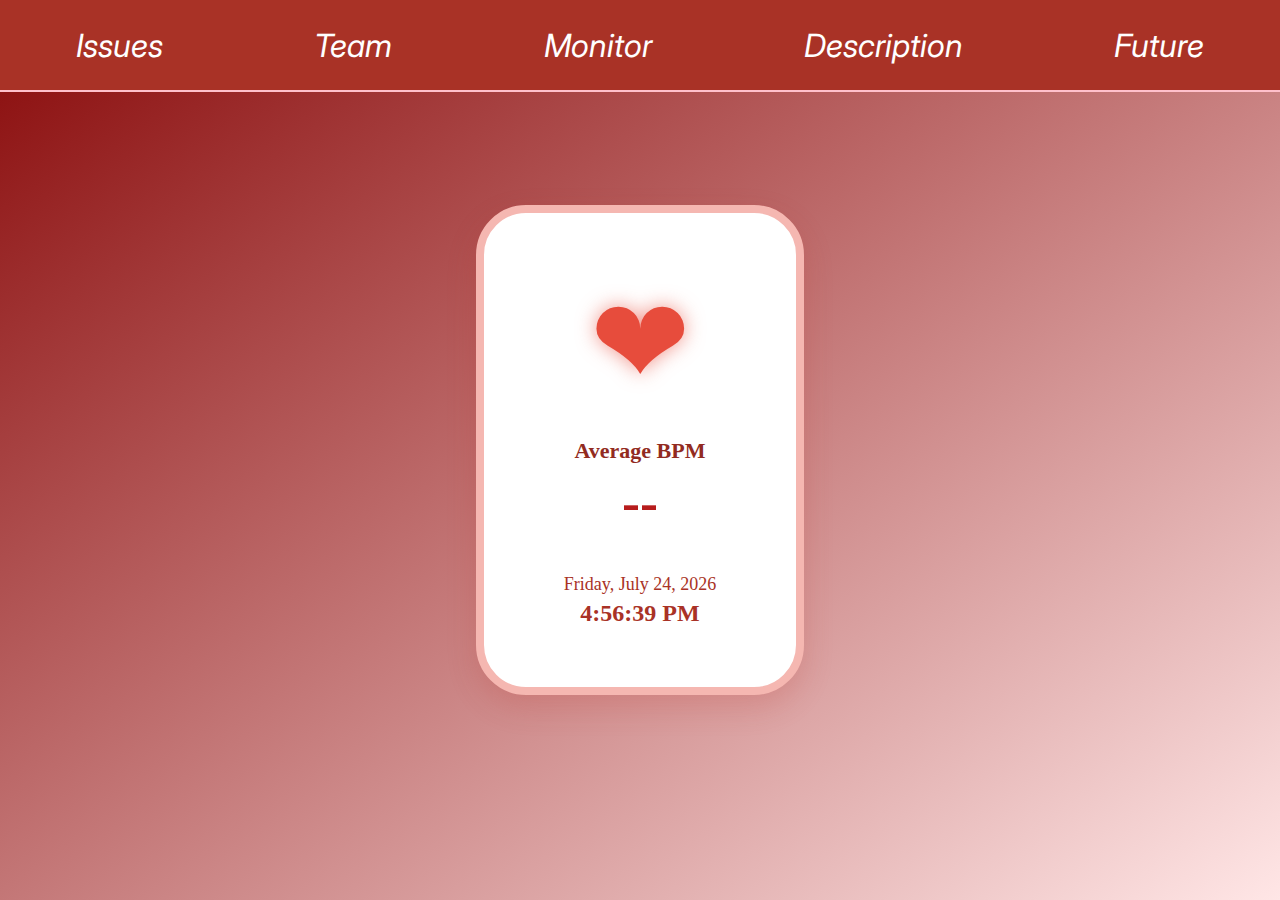
<file: project/static_website/index.html>
<!DOCTYPE html>
<html lang="en">
<head>
  <meta charset="UTF-8">
  <title>Heart Rate Display</title>
  <link rel="stylesheet" href="style.css">
</head>
<body>
  <div class="nav-bar">
      <ul>
        <li><a href="issues.html"> Issues </a></li>
        <li><a href="team.html"> Team </a></li>
        <li><a href=index.html> Monitor </a></li>
        <li><a href="description.html"> Description</a> </li>
        <li><a href="future.html"> Future </a></li>
      </ul>
  </div>
  <div class="container">
    <div class="heart">&#10084;</div>
    <div class="bpm-label">Average BPM</div>
    <div class="bpm-value" id="bpm">--</div>

    <div class="datetime">
      <div id="date">--</div>
      <div id="time">--:--:--</div>
    </div>
  </div>

  <script src="clock.js"></script>
  
  <script>
    // Function to update the date and time every second
    async function updateBPM() {
      try {
        // Fetch the BPM data from the server
        const response = await fetch('http://127.0.0.1:5000/bpm');

        // Check if the response is ok
        const data = await response.json();

        // Update the BPM value in the HTML
        document.getElementById('bpm').textContent = data.bpm;
      } catch (err) {
        // Handle any errors that occur during the fetch
        console.error("Failed to fetch BPM:", err);
      }
    }
  
    setInterval(updateBPM, 9000); // Update every 9 seconds
  </script>
  
</body>
</html>
</file>
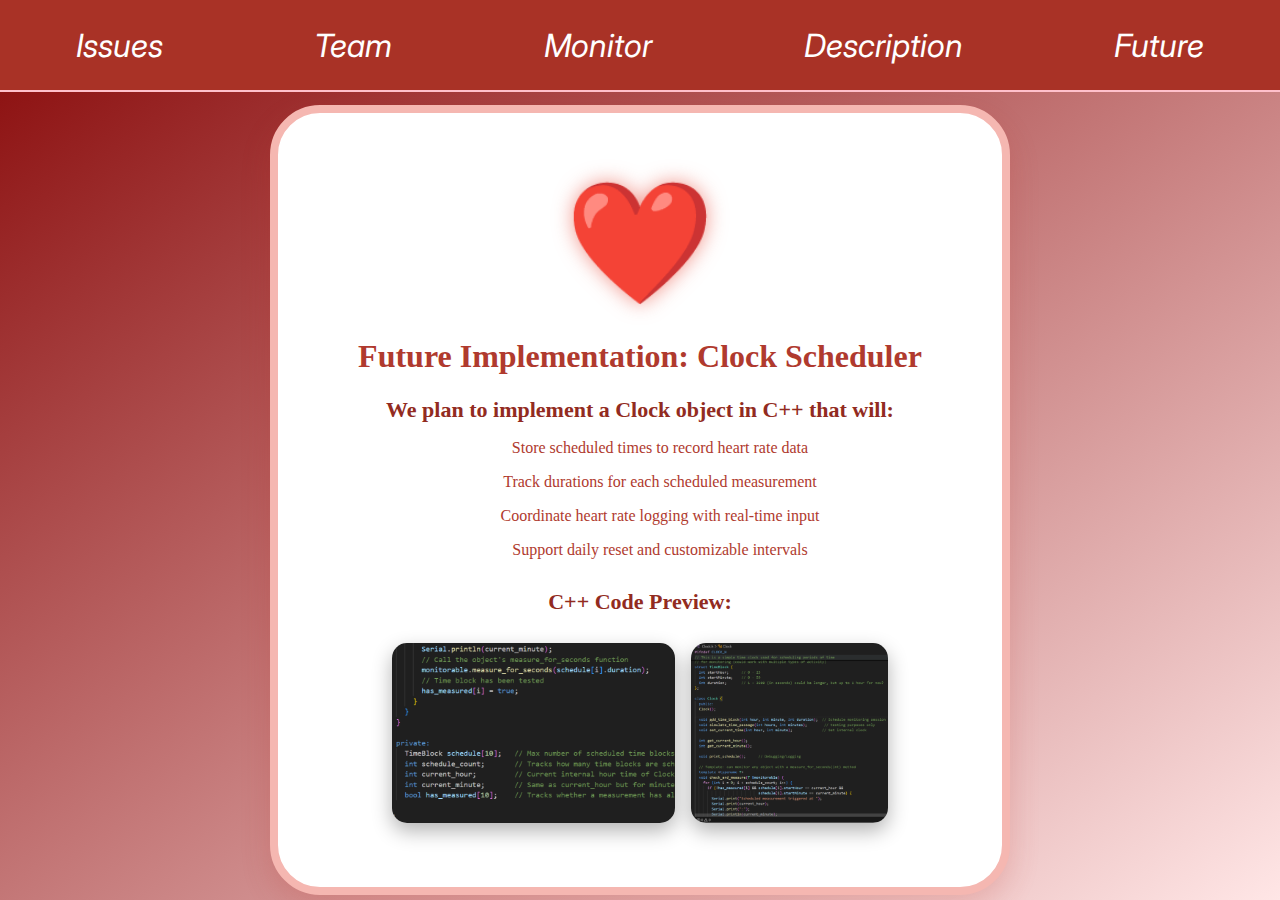
<file: project/static_website/future.html>
<!DOCTYPE html>
<html lang="en">
<head>
    <meta charset="UTF-8">
    <meta name="viewport" content="width=device-width, initial-scale=1.0">
    <title>Future Plans</title>
    <link rel="stylesheet" href="style.css">
</head>
<body>
    <!-- Navigation Bar -->
    <div class="nav-bar">
        <ul>
            <li><a href="issues.html"> Issues </a></li>
            <li><a href="team.html"> Team </a></li>
            <li><a href="index.html"> Monitor </a></li>
            <li><a href="description.html"> Description</a> </li>
            <li><a href="future.html"> Future </a></li>
        </ul>
    </div>

    <!-- Main Content -->
    <div class="container" style="margin-top: 100px;">
        <div class="heart">❤️</div>
        <h1>Future Implementation: Clock Scheduler</h1>
        <p class="bpm-label">We plan to implement a <strong>Clock</strong> object in C++ that will:</p>
        <ul class="feature-list">
            <p>Store scheduled times to record heart rate data</p>
            <p>Track durations for each scheduled measurement</p>
            <p>Coordinate heart rate logging with real-time input</p>
            <p>Support daily reset and customizable intervals</p>
        </ul>

        <p class="bpm-label" style="margin-top: 30px;">C++ Code Preview:</p>
        <img src="images/clock_code1.png" alt="Clock C++ Code Screenshot"
             style="width: auto; height: 180px; border-radius: 15px; box-shadow: 0 8px 20px rgba(0,0,0,0.3); margin-top: 20px; margin-right: 12px;">
        <img src="images/clock_code2.png" alt="Clock C++ Code Screenshot"
             style="width: auto; height: 180px; border-radius: 15px; box-shadow: 0 8px 20px rgba(0,0,0,0.3); margin-top: 20px;">
        <style>
            img:hover {
                transform: scale(2);
                transition: transform 0.3s ease;
            }
        </style>
    </div>
</body>
</html>
</file>
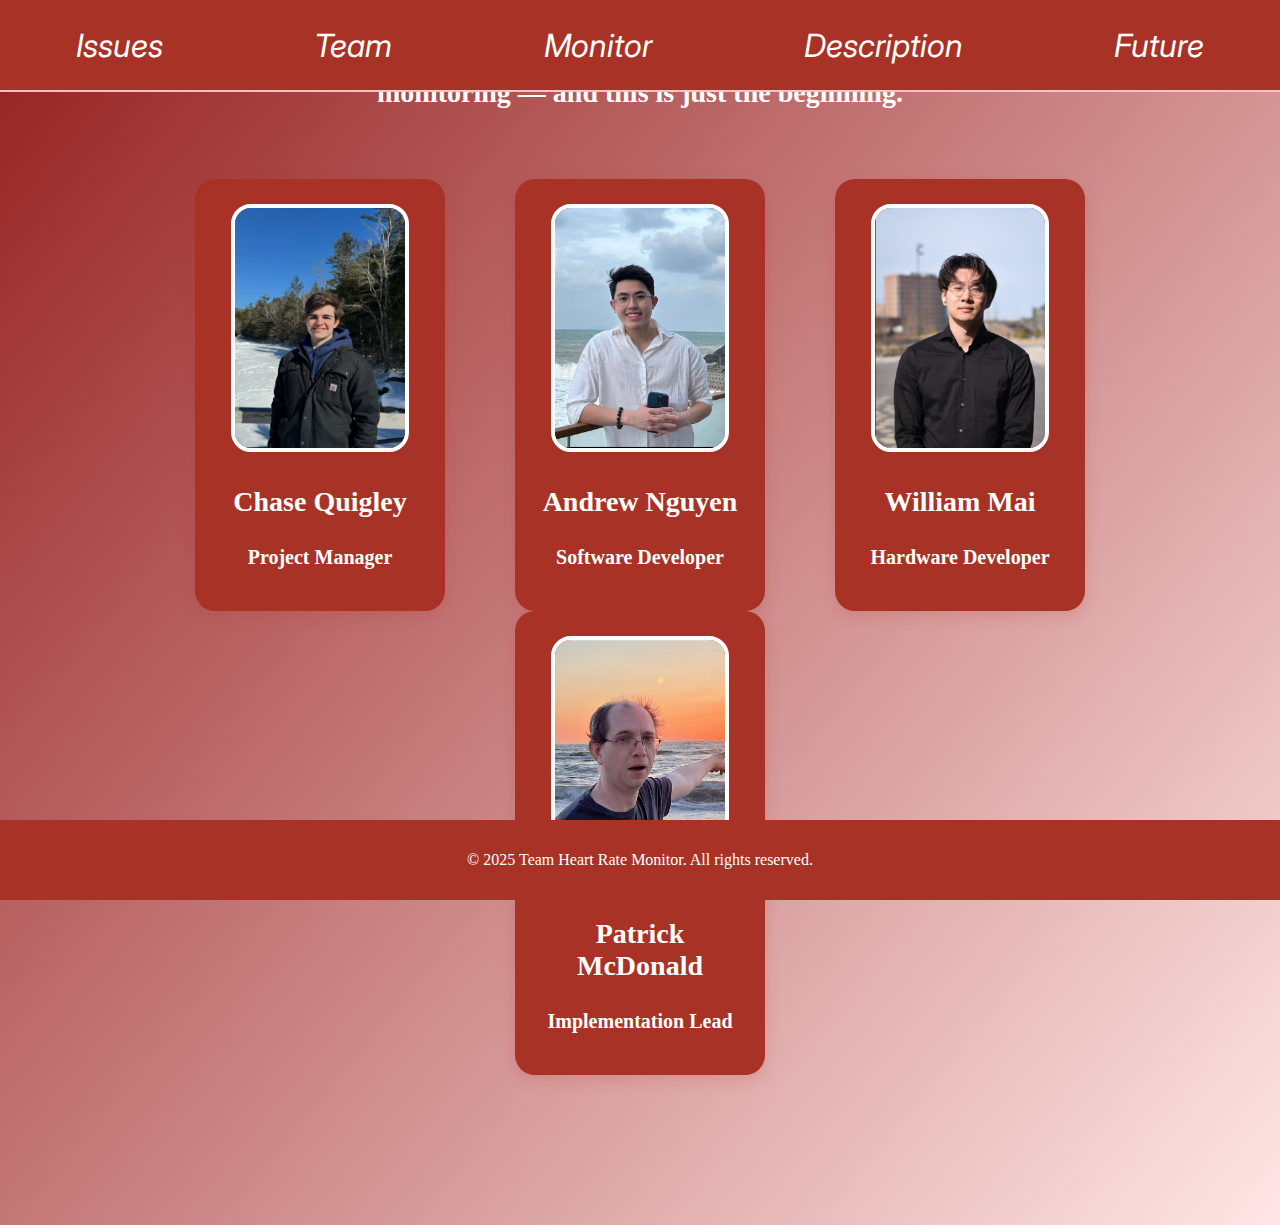
<file: project/static_website/team.html>
<!DOCTYPE html>
<html lang="en">
<head>
    <meta charset="UTF-8">
    <meta name="viewport" content="width=device-width, initial-scale=1.0">
    <title>About Us</title>
    <link rel="stylesheet" href="style.css"> <!-- shared/global styles -->
    <link rel="stylesheet" href="team-style.css"> <!-- team-specific styles -->
</head>
<body id="team-page">
    <div class="nav-bar">
        <ul>
            <li><a href="issues.html"> Issues </a></li>
            <li><a href="team.html"> Team </a></li>
            <li><a href="index.html"> Monitor </a></li>
            <li><a href="description.html"> Description</a></li>
            <li><a href="future.html"> Future </a></li>
        </ul>
    </div>

    <section id="team">
        <p>
            Hey there! We are Chase, Andrew, William, and Patrick — a dedicated team of developers passionate about creating impactful 
            solutions through technology. This project represents the intersection of our technical skills and a shared interest in 
            health-focused innovation. With careful collaboration and attention to detail, we've developed a functional heart rate 
            monitor designed to be intuitive, reliable, and user-centered. Our goal is to contribute to smarter, more accessible health 
            monitoring — and this is just the beginning.
        </p>

        <div class="team-container">
            <div class="team-member">
                <a href="https://github.com/ChaseQ9" target="_blank" rel="noopener">
                    <img src="images/chase.jpg" alt="Chase Quigley">
                </a>
                <h3>Chase Quigley</h3>
                <h2>Project Manager</h2>
            </div>
            <div class="team-member">
                <a href="https://github.com/andrewin1311" target="_blank" rel="noopener">
                    <img src="images/andrew.jpg" alt="Andrew Nguyen">
                </a>
                <h3>Andrew Nguyen</h3>
                <h2>Software Developer</h2>
            </div>
            <div class="team-member">
                <a href="https://github.com/wmai0417" target="_blank" rel="noopener">
                    <img src="images/wmai.png" alt="William Mai">
                </a>
                <h3>William Mai</h3>
                <h2>Hardware Developer</h2>
            </div>
            <div class="team-member">
                <a href="https://github.com/mrmediocre83" target="_blank" rel="noopener">
                    <img src="images/patrick.PNG" alt="Patrick McDonald">
                </a>
                <h3>Patrick McDonald</h3>
                <h2>Implementation Lead</h2>
            </div>
        </div>
    </section>

    <footer>
        <p>&copy; 2025 Team Heart Rate Monitor. All rights reserved.</p>
    </footer>
</body>
</html>
</file>
<file: project/static_website/style.css>
@import url('https://fonts.googleapis.com/css2?family=Inter:ital,opsz,wght@0,14..32,100..900;1,14..32,100..900&family=Open+Sans:ital,wght@0,300..800;1,300..800&family=Raleway:ital,wght@0,100..900;1,100..900&display=swap');

/* Base styling */
body {
  margin: 0;
  background: linear-gradient(to bottom right, rgb(136, 8, 8), #ffe6e6); /* Gradient background */
  font-family: Garamond, serif;
  color: #b03a2e;
  display: flex; /* Flexbox for centering */
  justify-content: center;
  align-items: center;
  height: 100vh;
}

/* Container block */
.container {
  text-align: center;
  background-color: #fff;
  padding: 60px 80px; /* Padding around the content */
  border-radius: 50px; /* Rounded corners */
  box-shadow: 0 12px 30px rgba(192, 57, 43, 0.2); /* Shadow effect */
  border: 8px solid #f5b7b1;
}


/* Heart icon */
.heart {
  font-size: 120px;
  color: #e74c3c;
  margin-bottom: 25px; /* Space between heart and text */
  animation: pulse 1s infinite ease-in-out;
  text-shadow: 0 0 20px rgba(231, 76, 60, 0.6); /* Glowing effect */
}

/* BPM text */
.bpm-label {
  font-size: 22px;
  font-weight: bold;
  margin-bottom: 8px;
  color: #922b21;
}

.bpm-value {
  font-size: 54px;
  font-weight: 700;
  color: #b71c1c;
  transition: transform 0.2s ease;
}

.bpm-value:hover {
  transform: scale(1.05);
}

/* Date & Time */
.datetime {
  margin-top: 40px;
  font-size: 18px;
  color: #a93226;
}

#time {
  font-size: 24px;
  font-weight: bold;
  margin-top: 5px;
}

/* Pulse animation */
@keyframes pulse {
  0%   { transform: scale(1); }
  50%  { transform: scale(1.12); }
  100% { transform: scale(1); }
}

.nav-bar {
  background-color: #a93226;
  position: fixed;
  top: 0px;
  width: 100%;
  height: 10%;
  border-bottom: 2px solid pink;
}

.nav-bar ul {
  display: flex;
  justify-content: space-around;
  align-items: center;
  height: 100%;
  margin: 0;
  padding: 0;
}
.nav-bar li {
  color: white;
  font-style: italic;
  list-style: none;
  font-size: 2rem;
  padding: 5%;
  font-family: "Inter", sans-serif;
}

.nav-bar li:hover {
  transform: scale(1.1);
  transition: transform 0.2s ease-in-out;
}
a:visited {
  text-decoration: none;
  color: white;
}

a:link {
  text-decoration: none;
  color: white;
}
</file>
<file: project/static_website/team-style.css>
/* CSS for the Team Page */

body {
  font-family: Garamond, serif;
}

/* Apply styles only for the Team section within the #team-page */
#team-page #team {
    text-align: center;
    padding: 150px 160px; /* Padding around the content */
    background: linear-gradient(to bottom right, rgb(136, 8, 8), #ffe6e6); /* Gradient background */
    width: 100%;
    margin: 0;
  }
  
  #team-page #team p {
    font-size: 28px;
    color: #fff;
    font-weight: bold;
    margin-bottom: 70px;
    padding-left: 5%;
    padding-right: 5%;
  }
  
  #team-page .team-container {
    display: flex;
    justify-content: space-around;
    flex-wrap: wrap;
  }
  
  #team-page .team-member {
    background-color: #a93226;
    width: 200px;
    padding: 25px;
    border-radius: 20px;
    box-shadow: 0 5px 15px rgba(176, 58, 46, 0.2);
    transition: transform 0.2s ease-in-out;
  }
  
  #team-page .team-member:hover {
    transform: scale(1.2);
  }
  
  #team-page .team-member img {
    width: 170px;
    height: 240px;
    object-fit: cover;
    border-radius: 20px;
    border: 4px solid white;
  }
  
  #team-page .team-member h3 {
    font-size: 28px;
    margin-top: 30px;
    color: white;
  }
  
  #team-page footer {
    background-color: #a93226;
    color: white;
    text-align: center;
    padding: 15px;
    position: fixed;
    bottom: 0;
    width: 100%;
  }

  .team-member h2 {
    color: white;
    font-size: 20px;
  }

  .team-member img {
    height: 50%;
  }
</file>
